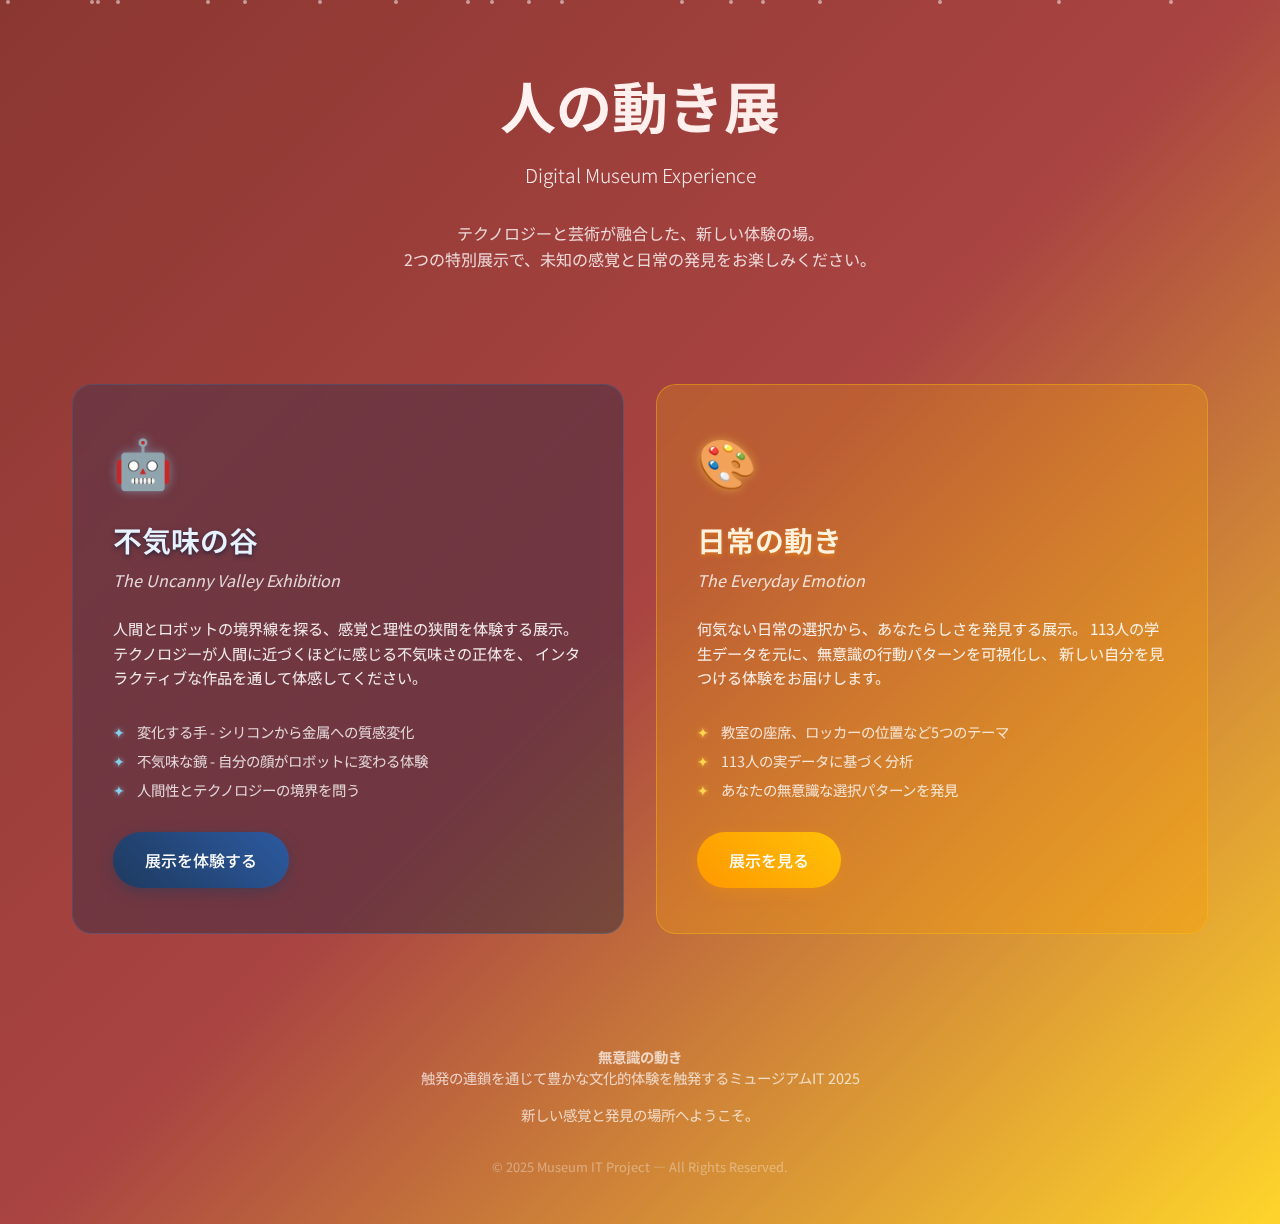
<file: manu.html>
<!DOCTYPE html>
<html lang="ja">
<head>
    <meta charset="UTF-8">
    <meta name="viewport" content="width=device-width, initial-scale=1.0">
    <title>デジタル美術館 | Digital Museum</title>
    <link href="https://fonts.googleapis.com/css2?family=Noto+Sans+JP:wght@300;400;500;600;700;900&display=swap" rel="stylesheet">
    <link rel="stylesheet" href="style/manu.css">
</head>
<body>
    <div class="particles" id="particles"></div>
    
    <div class="container">
        <header>
            <h1 class="main-title">人の動き展</h1>
            <p class="subtitle">Digital Museum Experience</p>
            <p class="description">
                テクノロジーと芸術が融合した、新しい体験の場。<br>
                2つの特別展示で、未知の感覚と日常の発見をお楽しみください。
            </p>
        </header>

        <div class="exhibitions">
            <div class="exhibition-card uncanny-card">
                <span class="exhibition-icon">🤖</span>
                <h2 class="exhibition-title">不気味の谷</h2>
                <p class="exhibition-subtitle">The Uncanny Valley Exhibition</p>
                <p class="exhibition-description">
                    人間とロボットの境界線を探る、感覚と理性の狭間を体験する展示。
                    テクノロジーが人間に近づくほどに感じる不気味さの正体を、
                    インタラクティブな作品を通して体感してください。
                </p>
                <ul class="exhibition-features">
                    <li>変化する手 - シリコンから金属への質感変化</li>
                    <li>不気味な鏡 - 自分の顔がロボットに変わる体験</li>
                    <li>人間性とテクノロジーの境界を問う</li>
                </ul>
                <a href="index.html" class="visit-btn">
                    <span>展示を体験する</span>
                </a>
            </div>

            <div class="exhibition-card everyday-card">
                <span class="exhibition-icon">🎨</span>
                <h2 class="exhibition-title">日常の動き</h2>
                <p class="exhibition-subtitle">The Everyday Emotion </p>
                <p class="exhibition-description">
                    何気ない日常の選択から、あなたらしさを発見する展示。
                    113人の学生データを元に、無意識の行動パターンを可視化し、
                    新しい自分を見つける体験をお届けします。
                </p>
                <ul class="exhibition-features">
                    <li>教室の座席、ロッカーの位置など5つのテーマ</li>
                    <li>113人の実データに基づく分析</li>
                    <li>あなたの無意識な選択パターンを発見</li>
                </ul>
                <a href="dairy.html" class="visit-btn">
                    <span>展示を見る</span>
                </a>
            </div>
        </div>

        <footer>
            <p><strong>無意識の動き</strong><br>触発の連鎖を通じて豊かな文化的体験を触発するミュージアムIT 2025</p>
            <p style="margin-top: 1rem;">
                新しい感覚と発見の場所へようこそ。
            </p>
            <p style="margin-top: 2rem; opacity: 0.5; font-size: 0.8rem;">
                © 2025 Museum IT Project — All Rights Reserved.
            </p>
        </footer>
    </div>

    <script>
        // パーティクル効果
        function createParticle() {
            const particle = document.createElement('div');
            particle.className = 'particle';
            particle.style.left = Math.random() * 100 + 'vw';
            particle.style.animationDelay = Math.random() * 6 + 's';
            particle.style.animationDuration = (Math.random() * 3 + 3) + 's';
            document.getElementById('particles').appendChild(particle);

            setTimeout(() => {
                particle.remove();
            }, 6000);
        }

        // パーティクルを定期的に生成
        setInterval(createParticle, 300);

        // 初期パーティクル
        for (let i = 0; i < 20; i++) {
            setTimeout(createParticle, i * 100);
        }

        // スムーススクロール
        document.querySelectorAll('a[href^="#"]').forEach(anchor => {
            anchor.addEventListener('click', function (e) {
                e.preventDefault();
                const target = document.querySelector(this.getAttribute('href'));
                if (target) {
                    target.scrollIntoView({
                        behavior: 'smooth'
                    });
                }
            });
        });

        // カードホバーエフェクト
        document.querySelectorAll('.exhibition-card').forEach(card => {
            card.addEventListener('mouseenter', function() {
                this.style.transform = 'translateY(-10px) rotateX(5deg)';
            });
            
            card.addEventListener('mouseleave', function() {
                this.style.transform = 'translateY(0) rotateX(0)';
            });
        });
    </script>
</body>
</html>
</file>
<file: style/manu.css>
* {
    margin: 0;
    padding: 0;
    box-sizing: border-box;
}

body {
    font-family: 'Noto Sans JP', sans-serif;
    background: linear-gradient(135deg, #8B3731 0%, #a94442 50%, #FFD52B 100%);
    min-height: 100vh;
    overflow-x: hidden;
}

.particles {
    position: fixed;
    top: 0;
    left: 0;
    width: 100%;
    height: 100%;
    pointer-events: none;
    z-index: 1;
}

.particle {
    position: absolute;
    width: 4px;
    height: 4px;
    background: rgba(255, 255, 255, 0.5);
    border-radius: 50%;
    animation: float 6s infinite linear;
}

@keyframes float {
    0% {
        transform: translateY(100vh) rotate(0deg);
        opacity: 1;
    }
    100% {
        transform: translateY(-100px) rotate(360deg);
        opacity: 0;
    }
}

.container {
    max-width: 1200px;
    margin: 0 auto;
    padding: 0 2rem;
    position: relative;
    z-index: 2;
}

header {
    text-align: center;
    padding: 4rem 0 3rem;
    color: white;
}

.main-title {
    font-size: 3.5rem;
    font-weight: 700;
    margin-bottom: 1rem;
    background: linear-gradient(45deg, #fff, #ffe0dc);
    -webkit-background-clip: text;
    -webkit-text-fill-color: transparent;
    background-clip: text;
    animation: titleGlow 3s ease-in-out infinite alternate;
}

@keyframes titleGlow {
    0% { text-shadow: 0 0 20px rgba(255, 255, 255, 0.3); }
    100% { text-shadow: 0 0 30px rgba(255, 255, 255, 0.6); }
}

.subtitle {
    font-size: 1.2rem;
    font-weight: 300;
    opacity: 0.9;
    margin-bottom: 2rem;
}

.description {
    font-size: 1rem;
    opacity: 0.8;
    max-width: 600px;
    margin: 0 auto;
    line-height: 1.6;
}

.exhibitions {
    display: grid;
    grid-template-columns: repeat(auto-fit, minmax(400px, 1fr));
    gap: 2rem;
    margin: 4rem 0;
}

.exhibition-card {
    background: rgba(255, 255, 255, 0.1);
    backdrop-filter: blur(10px);
    border-radius: 20px;
    padding: 2.5rem;
    border: 1px solid rgba(255, 255, 255, 0.2);
    transition: all 0.3s ease;
    position: relative;
    overflow: hidden;
}

.exhibition-card::before {
    content: '';
    position: absolute;
    top: 0;
    left: 0;
    right: 0;
    height: 4px;
    background: linear-gradient(90deg, #ff6b6b, #ff9999, #ffcccc);
    transform: scaleX(0);
    transform-origin: left;
    transition: transform 0.3s ease;
}

.exhibition-card:hover {
    transform: translateY(-10px);
    box-shadow: 0 20px 40px rgba(0, 0, 0, 0.3);
}

.exhibition-card:hover::before {
    transform: scaleX(1);
}

.exhibition-icon {
    font-size: 3rem;
    margin-bottom: 1.5rem;
    display: block;
}

.exhibition-title {
    font-size: 1.8rem;
    font-weight: 600;
    color: white;
    margin-bottom: 0.5rem;
}

.exhibition-subtitle {
    font-size: 1rem;
    color: rgba(255, 255, 255, 0.8);
    margin-bottom: 1.5rem;
    font-style: italic;
}

.exhibition-description {
    color: rgba(255, 255, 255, 0.9);
    line-height: 1.6;
    margin-bottom: 2rem;
    font-size: 0.95rem;
}

.exhibition-features {
    list-style: none;
    margin-bottom: 2rem;
}

.exhibition-features li {
    color: rgba(255, 255, 255, 0.8);
    margin-bottom: 0.5rem;
    padding-left: 1.5rem;
    position: relative;
    font-size: 0.9rem;
}

.exhibition-features li::before {
    content: '✦';
    position: absolute;
    left: 0;
    color: #ffcccc;
}

.visit-btn {
    display: inline-block;
    background: linear-gradient(45deg, #ff6b6b, #ff9999);
    color: white;
    padding: 1rem 2rem;
    text-decoration: none;
    border-radius: 50px;
    font-weight: 500;
    transition: all 0.3s ease;
    position: relative;
    overflow: hidden;
}

.visit-btn::before {
    content: '';
    position: absolute;
    top: 0;
    left: -100%;
    width: 100%;
    height: 100%;
    background: linear-gradient(45deg, #ff9999, #ffcccc);
    transition: left 0.3s ease;
}

.visit-btn span {
    position: relative;
    z-index: 1;
}

.visit-btn:hover::before {
    left: 0;
}

.visit-btn:hover {
    transform: scale(1.05);
}

/* 不気味の谷展のテーマカラー設定 - 紺色ベース */
.uncanny-card {
    background: linear-gradient(135deg, rgba(25, 47, 89, 0.3), rgba(15, 29, 56, 0.4));
    border: 1px solid rgba(70, 130, 180, 0.3);
}

.uncanny-card::before {
    background: linear-gradient(90deg, #1e3a5f, #2c5aa0, #4682b4);
}

.uncanny-card .exhibition-icon {
    color: #87ceeb;
    text-shadow: 0 0 10px rgba(135, 206, 235, 0.5);
}

.uncanny-card .exhibition-title {
    color: #e6f3ff;
    text-shadow: 0 2px 4px rgba(15, 29, 56, 0.7);
}

.uncanny-card .exhibition-features li::before {
    color: #87ceeb;
    text-shadow: 0 0 5px rgba(135, 206, 235, 0.7);
}

.uncanny-card .visit-btn {
    background: linear-gradient(45deg, #1e3a5f, #2c5aa0);
    box-shadow: 0 4px 15px rgba(30, 58, 95, 0.4);
}

.uncanny-card .visit-btn::before {
    background: linear-gradient(45deg, #2c5aa0, #4682b4);
}

.uncanny-card .visit-btn:hover {
    box-shadow: 0 6px 20px rgba(30, 58, 95, 0.6);
}

/* 日常の選択展のテーマカラー設定 */
.everyday-card {
    background: linear-gradient(135deg, rgba(255, 193, 7, 0.3), rgba(255, 152, 0, 0.2));
    border: 1px solid rgba(255, 193, 7, 0.4);
}

.everyday-card::before {
    background: linear-gradient(90deg, #ffc107, #ffb347, #ffd54f);
}

.everyday-card .exhibition-icon {
    color: #ffd54f;
    text-shadow: 0 0 10px rgba(255, 213, 79, 0.5);
}

.everyday-card .exhibition-title {
    color: #fff3e0;
    text-shadow: 0 2px 4px rgba(255, 152, 0, 0.5);
}

.everyday-card .exhibition-features li::before {
    color: #ffd54f;
    text-shadow: 0 0 5px rgba(255, 213, 79, 0.7);
}

.everyday-card .visit-btn {
    background: linear-gradient(45deg, #ff9800, #ffc107);
    box-shadow: 0 4px 15px rgba(255, 152, 0, 0.3);
}

.everyday-card .visit-btn::before {
    background: linear-gradient(45deg, #ffc107, #ffd54f);
}

.everyday-card .visit-btn:hover {
    box-shadow: 0 6px 20px rgba(255, 152, 0, 0.5);
}

/* カードホバー時の追加効果 */
.uncanny-card:hover {
    background: linear-gradient(135deg, rgba(25, 47, 89, 0.4), rgba(15, 29, 56, 0.5));
    border-color: rgba(70, 130, 180, 0.5);
    box-shadow: 0 20px 40px rgba(15, 29, 56, 0.5);
}

.everyday-card:hover {
    background: linear-gradient(135deg, rgba(255, 193, 7, 0.4), rgba(255, 152, 0, 0.3));
    border-color: rgba(255, 193, 7, 0.6);
    box-shadow: 0 20px 40px rgba(255, 152, 0, 0.4);
}

footer {
    text-align: center;
    padding: 3rem 0;
    color: rgba(255, 255, 255, 0.7);
    font-size: 0.9rem;
}

@media (max-width: 768px) {
    .main-title {
        font-size: 2.5rem;
    }
    
    .exhibitions {
        grid-template-columns: 1fr;
        gap: 1.5rem;
    }
    
    .exhibition-card {
        padding: 2rem;
    }
    
    .container {
        padding: 0 1rem;
    }
}

.uncanny-card {
    background: linear-gradient(135deg, rgba(25, 47, 89, 0.3), rgba(15, 29, 56, 0.4));
}

.everyday-card {
    background: linear-gradient(135deg, rgba(255, 193, 7, 0.2), rgba(255, 152, 0, 0.3));
}
</file>
